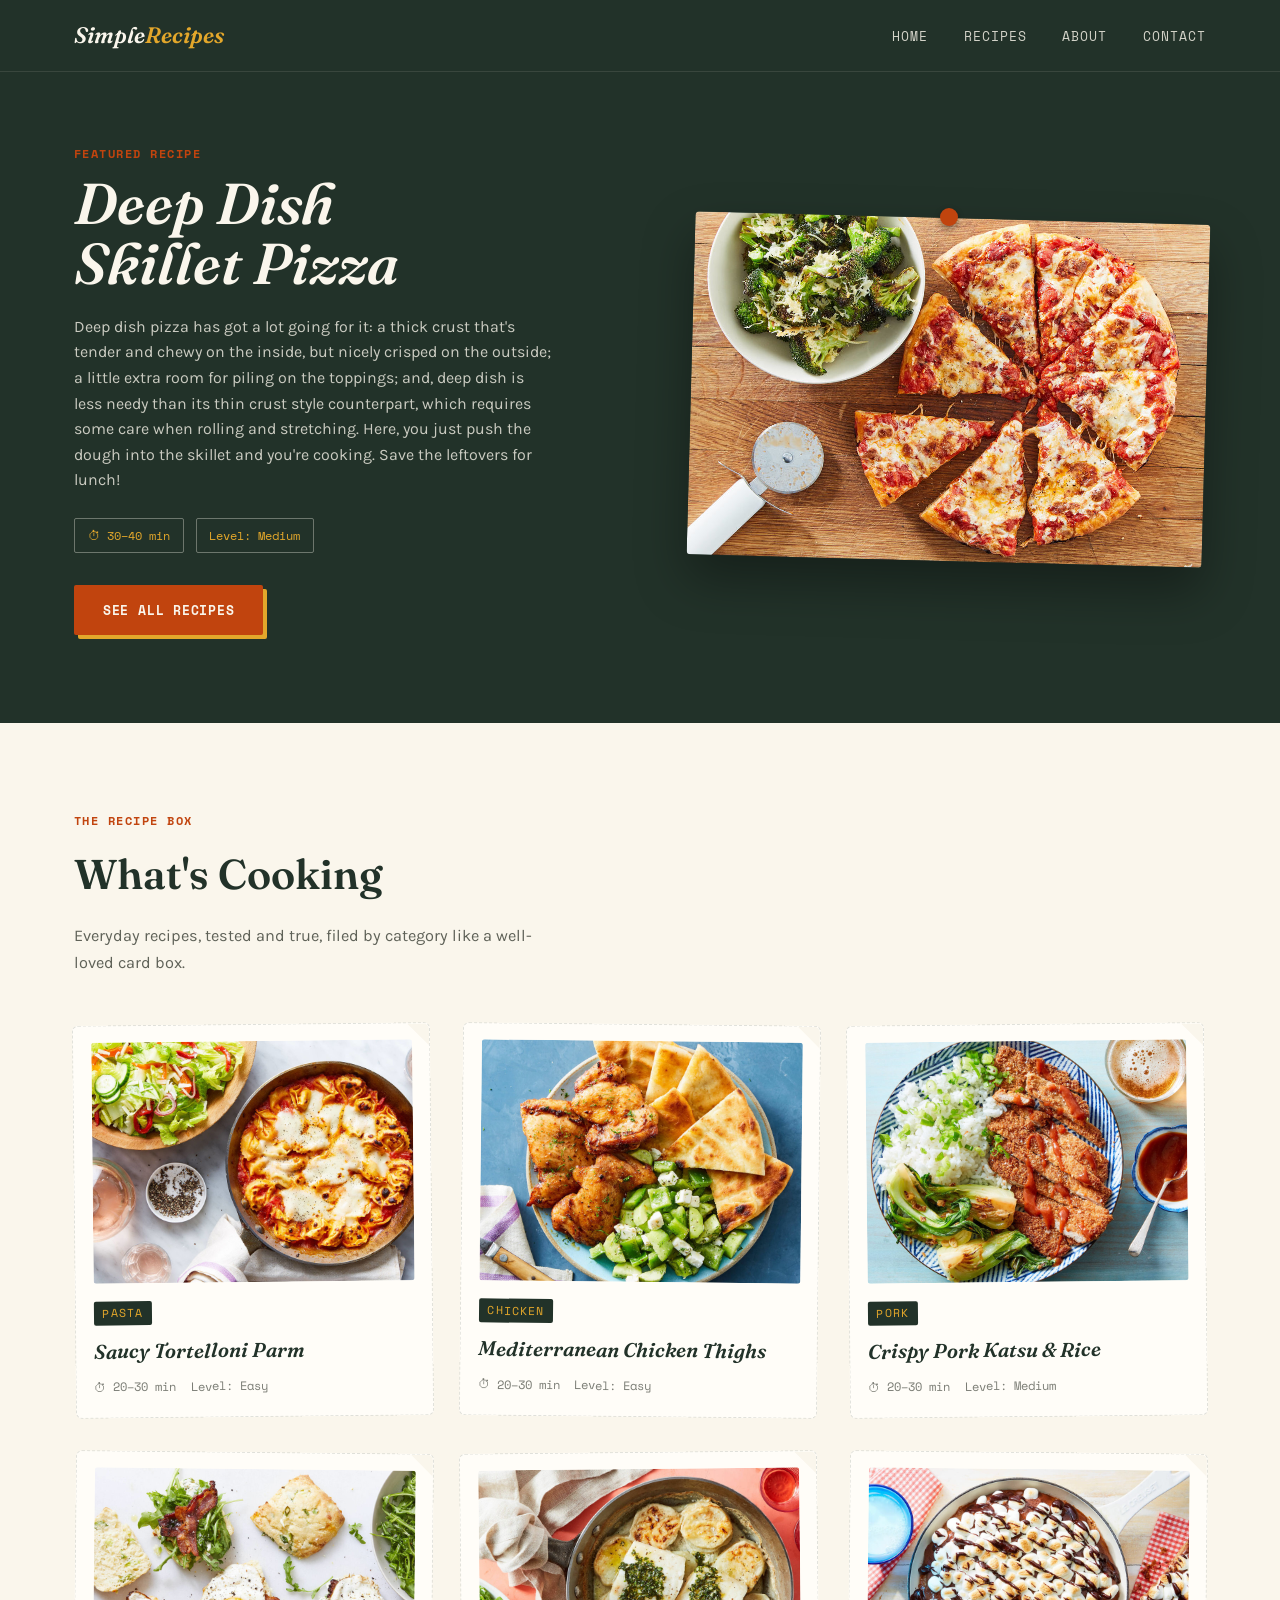
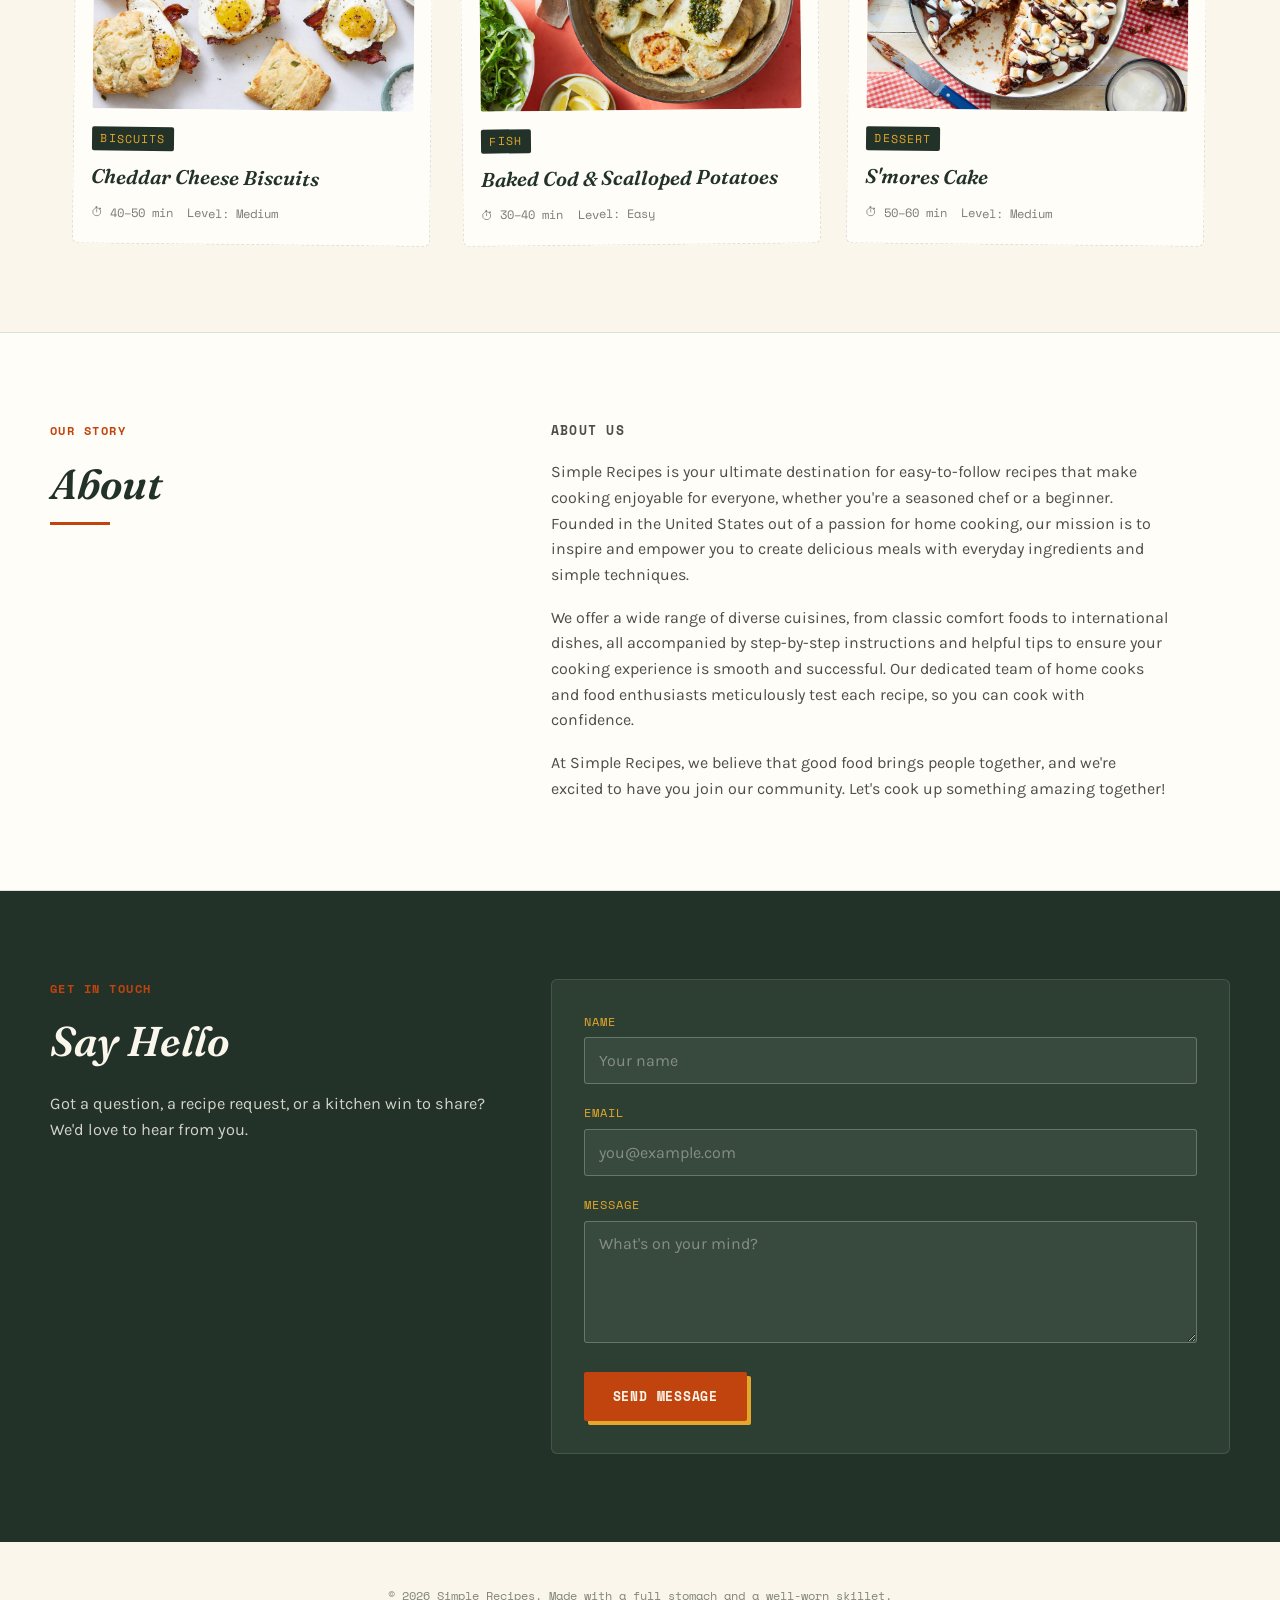
<file: Simple-Recipes/index.html>
<!DOCTYPE html>
<html lang="en">
<head>
<meta charset="UTF-8">
<meta name="viewport" content="width=device-width, initial-scale=1.0">
<title>Simple Recipes — Easy, Everyday Cooking</title>
<link rel="preconnect" href="https://fonts.googleapis.com">
<link rel="preconnect" href="https://fonts.gstatic.com" crossorigin>
<link href="https://fonts.googleapis.com/css2?family=Fraunces:ital,opsz,wght@0,9..144,400;0,9..144,500;0,9..144,600;1,9..144,500;1,9..144,600&family=Karla:wght@400;500;700&family=Space+Mono:wght@400;700&display=swap" rel="stylesheet">
<link rel="stylesheet" href="style.css">
</head>
<body>

<!-- NAVBAR -->
<header class="site-header">
  <nav class="navbar">
    <a href="#top" class="logo">Simple<span>Recipes</span></a>
    <button class="nav-toggle" id="navToggle" aria-label="Toggle navigation" aria-expanded="false">
      <span></span><span></span><span></span>
    </button>
    <ul class="nav-links" id="navLinks">
      <li><a href="#top">Home</a></li>
      <li><a href="#recipes">Recipes</a></li>
      <li><a href="#about">About</a></li>
      <li><a href="#contact">Contact</a></li>
    </ul>
  </nav>
</header>

<main id="top">

  <!-- HERO / FEATURED RECIPE -->
  <section class="hero">
    <div class="hero-inner">
      <div class="hero-text">
        <p class="eyebrow">Featured Recipe</p>
        <h1>Deep Dish<br>Skillet Pizza</h1>
        <p class="hero-copy">
          Deep dish pizza has got a lot going for it: a thick crust that's tender
          and chewy on the inside, but nicely crisped on the outside; a little
          extra room for piling on the toppings; and, deep dish is less needy
          than its thin crust style counterpart, which requires some care when
          rolling and stretching. Here, you just push the dough into the skillet
          and you're cooking. Save the leftovers for lunch!
        </p>
        <div class="tag-row">
          <span class="tag">⏱ 30–40 min</span>
          <span class="tag">Level: Medium</span>
        </div>
        <a href="#recipes" class="btn btn-primary">See All Recipes</a>
      </div>
      <div class="hero-image">
        <img src="images/skillet-pizza.jpeg" alt="Deep dish skillet pizza sliced, served with roasted broccoli">
        <span class="pin" aria-hidden="true"></span>
      </div>
    </div>
  </section>

  <!-- RECIPES -->
  <section class="recipes" id="recipes">
    <div class="section-head">
      <p class="eyebrow">The Recipe Box</p>
      <h2>What's Cooking</h2>
      <p class="section-sub">Everyday recipes, tested and true, filed by category like a well-loved card box.</p>
    </div>

    <div class="recipe-grid">

      <article class="recipe-card">
        <div class="card-image">
          <img src="images/tortelloni.jpeg" alt="Saucy tortelloni parm baked in a skillet, served with a side salad">
        </div>
        <p class="card-eyebrow">Pasta</p>
        <h3>Saucy Tortelloni Parm</h3>
        <div class="card-meta">
          <span>⏱ 20–30 min</span>
          <span>Level: Easy</span>
        </div>
      </article>

      <article class="recipe-card">
        <div class="card-image">
          <img src="images/chicken-thighs.jpeg" alt="Mediterranean chicken thighs plated with pita and cucumber feta salad">
        </div>
        <p class="card-eyebrow">Chicken</p>
        <h3>Mediterranean Chicken Thighs</h3>
        <div class="card-meta">
          <span>⏱ 20–30 min</span>
          <span>Level: Easy</span>
        </div>
      </article>

      <article class="recipe-card">
        <div class="card-image">
          <img src="images/pork-katsu.jpeg" alt="Crispy pork katsu sliced over rice with bok choy and dipping sauce">
        </div>
        <p class="card-eyebrow">Pork</p>
        <h3>Crispy Pork Katsu &amp; Rice</h3>
        <div class="card-meta">
          <span>⏱ 20–30 min</span>
          <span>Level: Medium</span>
        </div>
      </article>

      <article class="recipe-card">
        <div class="card-image">
          <img src="images/cheddar-biscuits.jpeg" alt="Cheddar cheese biscuit breakfast sandwiches with egg, bacon, and arugula">
        </div>
        <p class="card-eyebrow">Biscuits</p>
        <h3>Cheddar Cheese Biscuits</h3>
        <div class="card-meta">
          <span>⏱ 40–50 min</span>
          <span>Level: Medium</span>
        </div>
      </article>

      <article class="recipe-card">
        <div class="card-image">
          <img src="images/baked-cod.jpeg" alt="Baked cod fillets with scalloped potatoes and salsa verde in a skillet">
        </div>
        <p class="card-eyebrow">Fish</p>
        <h3>Baked Cod &amp; Scalloped Potatoes</h3>
        <div class="card-meta">
          <span>⏱ 30–40 min</span>
          <span>Level: Easy</span>
        </div>
      </article>

      <article class="recipe-card">
        <div class="card-image">
          <img src="images/smores.jpeg" alt="S'mores cake in a skillet topped with toasted marshmallows and chocolate drizzle">
        </div>
        <p class="card-eyebrow">Dessert</p>
        <h3>S'mores Cake</h3>
        <div class="card-meta">
          <span>⏱ 50–60 min</span>
          <span>Level: Medium</span>
        </div>
      </article>

    </div>
  </section>

  <!-- ABOUT -->
  <section class="about" id="about">
    <div class="about-inner">
      <div class="about-heading">
        <p class="eyebrow">Our Story</p>
        <h2>About</h2>
      </div>
      <div class="about-content">
        <p class="about-lead">ABOUT US</p>
        <p>
          Simple Recipes is your ultimate destination for easy-to-follow recipes
          that make cooking enjoyable for everyone, whether you're a seasoned
          chef or a beginner. Founded in the United States out of a passion for
          home cooking, our mission is to inspire and empower you to create
          delicious meals with everyday ingredients and simple techniques.
        </p>
        <p>
          We offer a wide range of diverse cuisines, from classic comfort foods
          to international dishes, all accompanied by step-by-step instructions
          and helpful tips to ensure your cooking experience is smooth and
          successful. Our dedicated team of home cooks and food enthusiasts
          meticulously test each recipe, so you can cook with confidence.
        </p>
        <p>
          At Simple Recipes, we believe that good food brings people together,
          and we're excited to have you join our community. Let's cook up
          something amazing together!
        </p>
      </div>
    </div>
  </section>

  <!-- CONTACT -->
  <section class="contact" id="contact">
    <div class="contact-inner">
      <div class="contact-text">
        <p class="eyebrow">Get In Touch</p>
        <h2>Say Hello</h2>
        <p class="section-sub light">
          Got a question, a recipe request, or a kitchen win to share? We'd love to hear from you.
        </p>
      </div>
      <form class="contact-form" id="contactForm">
        <label for="name">Name</label>
        <input type="text" id="name" name="name" placeholder="Your name" required>

        <label for="email">Email</label>
        <input type="email" id="email" name="email" placeholder="you@example.com" required>

        <label for="message">Message</label>
        <textarea id="message" name="message" rows="5" placeholder="What's on your mind?" required></textarea>

        <button type="submit" class="btn btn-primary">Send Message</button>
      </form>
    </div>
  </section>

</main>

<footer class="site-footer">
  <p>&copy; 2026 Simple Recipes. Made with a full stomach and a well-worn skillet.</p>
</footer>

<script src="script.js"></script>
</body>
</html>
</file>
<file: Simple-Recipes/style.css>
:root {
  --ivory: #FAF6EC;
  --forest: #223229;
  --forest-2: #2C3F32;
  --tomato: #C1440E;
  --tomato-dark: #A3380B;
  --mustard: #E3A72B;
  --ink: #23281E;
  --card: #FFFDF8;
  --line: rgba(34, 50, 41, 0.14);

  --font-display: 'Fraunces', serif;
  --font-body: 'Karla', sans-serif;
  --font-mono: 'Space Mono', monospace;
}

* { box-sizing: border-box; }

html {
  scroll-behavior: smooth;
  scroll-padding-top: 84px;
}

body {
  margin: 0;
  background: var(--ivory);
  color: var(--ink);
  font-family: var(--font-body);
  line-height: 1.6;
  -webkit-font-smoothing: antialiased;
}

img { max-width: 100%; display: block; }
a { color: inherit; text-decoration: none; }

h1, h2, h3 {
  font-family: var(--font-display);
  margin: 0;
  color: var(--forest);
  font-weight: 600;
}

.eyebrow {
  font-family: var(--font-mono);
  text-transform: uppercase;
  letter-spacing: 0.12em;
  font-size: 0.78rem;
  color: var(--tomato);
  margin: 0 0 0.6rem;
  font-weight: 700;
}

.section-sub {
  max-width: 46ch;
  color: rgba(35, 40, 30, 0.72);
  font-size: 1.02rem;
}
.section-sub.light { color: rgba(250, 246, 236, 0.82); }

.btn {
  display: inline-block;
  font-family: var(--font-mono);
  text-transform: uppercase;
  letter-spacing: 0.06em;
  font-size: 0.82rem;
  font-weight: 700;
  padding: 0.9rem 1.8rem;
  border-radius: 2px;
  border: none;
  cursor: pointer;
  transition: transform 0.15s ease, background 0.2s ease, box-shadow 0.2s ease;
}
.btn-primary {
  background: var(--tomato);
  color: var(--ivory);
  box-shadow: 4px 4px 0 var(--mustard);
}
.btn-primary:hover {
  background: var(--tomato-dark);
  transform: translate(-2px, -2px);
  box-shadow: 6px 6px 0 var(--mustard);
}
.btn-primary:focus-visible {
  outline: 3px solid var(--forest);
  outline-offset: 2px;
}

/* ===================== HEADER / NAV ===================== */

.site-header {
  position: sticky;
  top: 0;
  z-index: 100;
  background: var(--forest);
  border-bottom: 1px solid rgba(250, 246, 236, 0.1);
}

.navbar {
  max-width: 1180px;
  margin: 0 auto;
  padding: 1.1rem 1.5rem;
  display: flex;
  align-items: center;
  justify-content: space-between;
}

.logo {
  font-family: var(--font-display);
  font-style: italic;
  font-size: 1.4rem;
  color: var(--ivory);
  font-weight: 600;
}
.logo span { color: var(--mustard); }

.nav-links {
  list-style: none;
  display: flex;
  gap: 2.2rem;
  margin: 0;
  padding: 0;
}

.nav-links a {
  font-family: var(--font-mono);
  font-size: 0.82rem;
  text-transform: uppercase;
  letter-spacing: 0.08em;
  color: rgba(250, 246, 236, 0.82);
  position: relative;
  padding-bottom: 4px;
  transition: color 0.2s ease;
}
.nav-links a::after {
  content: '';
  position: absolute;
  left: 0;
  bottom: 0;
  width: 0;
  height: 2px;
  background: var(--mustard);
  transition: width 0.2s ease;
}
.nav-links a:hover,
.nav-links a:focus-visible { color: var(--ivory); }
.nav-links a:hover::after,
.nav-links a:focus-visible::after { width: 100%; }

.nav-toggle {
  display: none;
  flex-direction: column;
  gap: 5px;
  background: none;
  border: none;
  cursor: pointer;
  padding: 4px;
}
.nav-toggle span {
  width: 24px;
  height: 2px;
  background: var(--ivory);
  display: block;
}

/* ===================== HERO ===================== */

.hero {
  background: var(--forest);
  color: var(--ivory);
  overflow: hidden;
}

.hero-inner {
  max-width: 1180px;
  margin: 0 auto;
  padding: 4.5rem 1.5rem 5.5rem;
  display: grid;
  grid-template-columns: 1.05fr 0.95fr;
  gap: 3rem;
  align-items: center;
}

.hero-text h1 {
  font-size: clamp(2.4rem, 4.5vw, 3.6rem);
  color: var(--ivory);
  line-height: 1.05;
  margin-bottom: 1.2rem;
  font-style: italic;
}

.hero-copy {
  color: rgba(250, 246, 236, 0.78);
  max-width: 48ch;
  margin-bottom: 1.6rem;
}

.tag-row {
  display: flex;
  gap: 0.75rem;
  margin-bottom: 2rem;
  flex-wrap: wrap;
}

.tag {
  font-family: var(--font-mono);
  font-size: 0.78rem;
  border: 1px solid rgba(250, 246, 236, 0.35);
  padding: 0.4rem 0.8rem;
  border-radius: 2px;
  color: var(--mustard);
}

.hero-image { position: relative; }
.hero-image img {
  border-radius: 4px;
  box-shadow: 0 24px 50px rgba(0,0,0,0.35);
  transform: rotate(1.5deg);
}
.pin {
  position: absolute;
  top: -10px;
  left: 50%;
  transform: translateX(-50%);
  width: 18px;
  height: 18px;
  background: var(--tomato);
  border-radius: 50%;
  box-shadow: 0 3px 6px rgba(0,0,0,0.4);
}

/* ===================== RECIPES ===================== */

.recipes {
  max-width: 1180px;
  margin: 0 auto;
  padding: 5.5rem 1.5rem;
}

.section-head { margin-bottom: 3rem; max-width: 620px; }
.section-head h2 { font-size: clamp(2rem, 3.5vw, 2.6rem); margin-bottom: 0.8rem; }

.recipe-grid {
  display: grid;
  grid-template-columns: repeat(3, 1fr);
  gap: 2.2rem 1.8rem;
}

.recipe-card {
  background: var(--card);
  border: 1px dashed var(--line);
  border-radius: 6px;
  padding: 1rem 1.1rem 1.3rem;
  position: relative;
  transition: transform 0.2s ease, box-shadow 0.2s ease;
}

.recipe-card:nth-child(odd) { transform: rotate(-0.6deg); }
.recipe-card:nth-child(even) { transform: rotate(0.6deg); }

.recipe-card:hover {
  transform: translateY(-6px) rotate(0deg);
  box-shadow: 0 18px 34px rgba(34, 50, 41, 0.16);
}

.recipe-card::before {
  content: '';
  position: absolute;
  top: 0;
  right: 0;
  width: 0;
  height: 0;
  border-style: solid;
  border-width: 0 22px 22px 0;
  border-color: transparent var(--ivory) transparent transparent;
  border-radius: 0 6px 0 6px;
  transition: border-width 0.2s ease;
}
.recipe-card:hover::before { border-width: 0 30px 30px 0; }

.card-image {
  border-radius: 3px;
  overflow: hidden;
  margin-bottom: 1rem;
  aspect-ratio: 4 / 3;
}
.card-image img { width: 100%; height: 100%; object-fit: cover; }

.card-eyebrow {
  font-family: var(--font-mono);
  text-transform: uppercase;
  font-size: 0.72rem;
  letter-spacing: 0.1em;
  color: var(--mustard);
  background: var(--forest);
  display: inline-block;
  padding: 0.2rem 0.55rem;
  border-radius: 2px;
  margin: 0 0 0.6rem;
}

.recipe-card h3 { font-size: 1.25rem; margin-bottom: 0.6rem; font-style: italic; }

.card-meta {
  display: flex;
  gap: 0.9rem;
  font-family: var(--font-mono);
  font-size: 0.76rem;
  color: rgba(35, 40, 30, 0.6);
}

/* ===================== ABOUT ===================== */

.about {
  background: var(--card);
  border-top: 1px solid var(--line);
  border-bottom: 1px solid var(--line);
  padding: 5.5rem 1.5rem;
}

.about-inner {
  max-width: 1180px;
  margin: 0 auto;
  display: grid;
  grid-template-columns: 0.8fr 1.2fr;
  gap: 3rem;
}

.about-heading h2 {
  font-size: clamp(2rem, 3.5vw, 2.6rem);
  font-style: italic;
  position: relative;
  display: inline-block;
  padding-bottom: 0.5rem;
}
.about-heading h2::after {
  content: '';
  position: absolute;
  left: 0;
  bottom: 0;
  width: 60px;
  height: 3px;
  background: var(--tomato);
}

.about-lead {
  font-family: var(--font-mono);
  letter-spacing: 0.1em;
  font-size: 0.8rem;
  font-weight: 700;
  color: var(--forest);
  margin: 0 0 1rem;
}

.about-content p {
  color: rgba(35, 40, 30, 0.82);
  margin: 0 0 1.1rem;
  max-width: 62ch;
}
.about-content p:last-child { margin-bottom: 0; }

/* ===================== CONTACT ===================== */

.contact {
  background: var(--forest);
  color: var(--ivory);
  padding: 5.5rem 1.5rem;
}

.contact-inner {
  max-width: 1180px;
  margin: 0 auto;
  display: grid;
  grid-template-columns: 0.8fr 1.2fr;
  gap: 3rem;
  align-items: start;
}

.contact-text h2 {
  color: var(--ivory);
  font-style: italic;
  font-size: clamp(2rem, 3.5vw, 2.6rem);
  margin-bottom: 0.8rem;
}

.contact-form {
  display: grid;
  gap: 0.4rem;
  background: var(--forest-2);
  padding: 2rem;
  border-radius: 6px;
  border: 1px solid rgba(250, 246, 236, 0.12);
}

.contact-form label {
  font-family: var(--font-mono);
  font-size: 0.76rem;
  text-transform: uppercase;
  letter-spacing: 0.08em;
  color: var(--mustard);
  margin-top: 0.8rem;
}
.contact-form label:first-child { margin-top: 0; }

.contact-form input,
.contact-form textarea {
  font-family: var(--font-body);
  font-size: 1rem;
  padding: 0.8rem 0.9rem;
  border-radius: 3px;
  border: 1px solid rgba(250, 246, 236, 0.25);
  background: rgba(250, 246, 236, 0.06);
  color: var(--ivory);
  resize: vertical;
}
.contact-form input::placeholder,
.contact-form textarea::placeholder { color: rgba(250, 246, 236, 0.4); }
.contact-form input:focus,
.contact-form textarea:focus {
  outline: none;
  border-color: var(--mustard);
  background: rgba(250, 246, 236, 0.1);
}

.contact-form .btn { margin-top: 1.4rem; justify-self: start; }

/* ===================== FOOTER ===================== */

.site-footer {
  background: var(--ivory);
  text-align: center;
  padding: 2rem 1.5rem;
  font-family: var(--font-mono);
  font-size: 0.78rem;
  color: rgba(35, 40, 30, 0.55);
}

/* ===================== RESPONSIVE ===================== */

@media (max-width: 900px) {
  .hero-inner { grid-template-columns: 1fr; padding-top: 3rem; }
  .hero-image { order: -1; }
  .recipe-grid { grid-template-columns: repeat(2, 1fr); }
  .about-inner, .contact-inner { grid-template-columns: 1fr; }
}

@media (max-width: 640px) {
  .nav-toggle { display: flex; }
  .nav-links {
    position: absolute;
    top: 100%;
    left: 0;
    right: 0;
    background: var(--forest);
    flex-direction: column;
    gap: 0;
    max-height: 0;
    overflow: hidden;
    transition: max-height 0.25s ease;
  }
  .nav-links.open { max-height: 260px; }
  .nav-links li { border-top: 1px solid rgba(250,246,236,0.1); }
  .nav-links a { display: block; padding: 1rem 1.5rem; }
  .recipe-grid { grid-template-columns: 1fr; }
}

@media (prefers-reduced-motion: reduce) {
  html { scroll-behavior: auto; }
  * { transition: none !important; }
}
</file>
